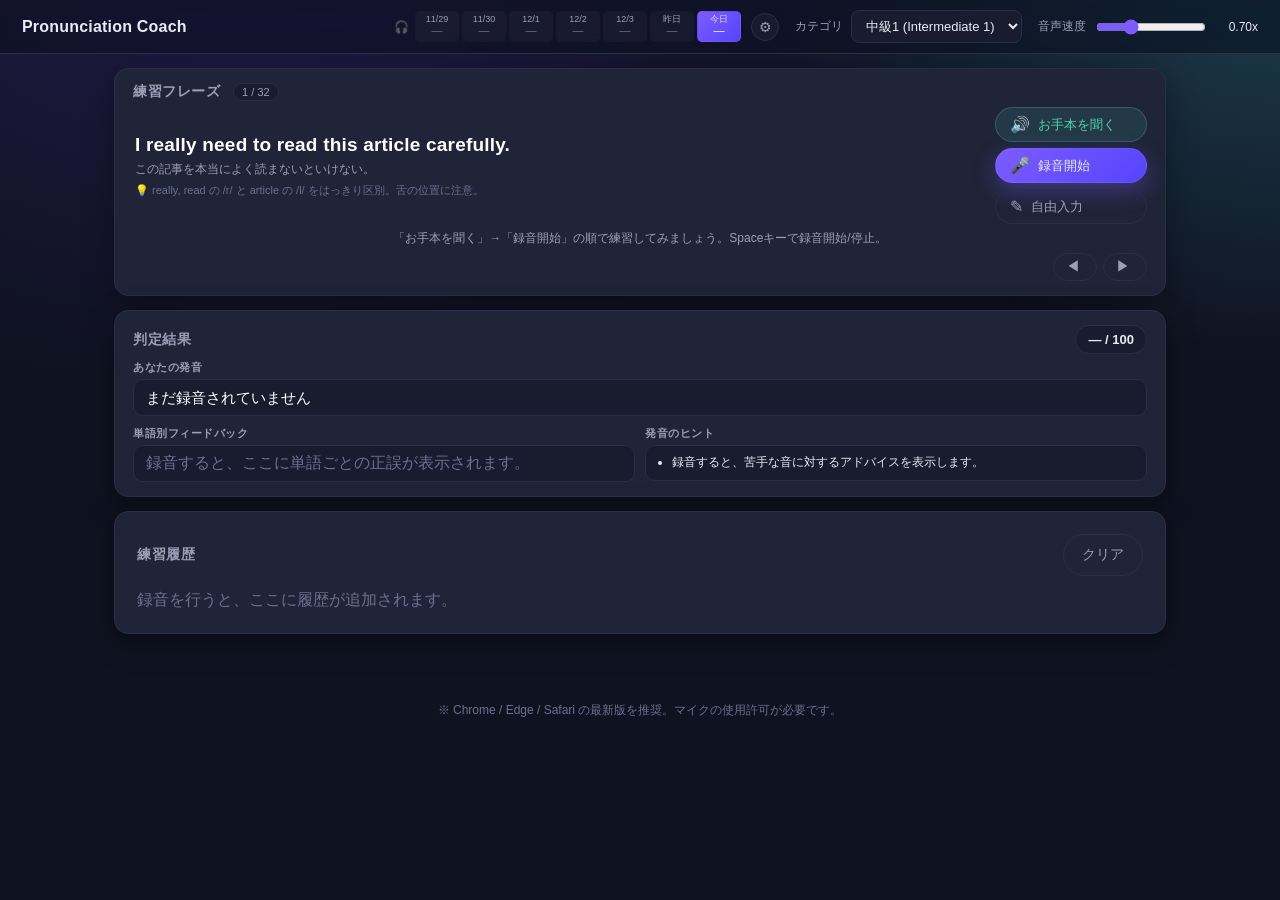
<file: index.html>
<!DOCTYPE html>
<html lang="ja">
<head>
<meta charset="UTF-8" />
<meta name="viewport" content="width=device-width, initial-scale=1.0" />
<title>Pronunciation Coach — 英語発音矯正</title>
<link rel="stylesheet" href="styles.css?v=20260521r" />
</head>
<body>
  <header class="topbar">
    <div class="brand">
      <h1>Pronunciation Coach</h1>
    </div>
    <div class="topbar-actions">
      <div class="study-section" aria-label="直近7日間の学習時間 (発音 + シャドーイング)">
        <span class="study-strip-icon" aria-hidden="true">🎧</span>
        <div class="study-strip" id="studyStrip">
          <span class="muted">…</span>
        </div>
        <div class="bucket-settings-mount" id="bucketSettings"></div>
      </div>
      <label class="select-wrap">
        <span>カテゴリ</span>
        <select id="levelSelect">
          <option value="beginner">初級 (Beginner)</option>
          <option value="intermediate" selected>中級1 (Intermediate 1)</option>
          <option value="intermediate2">中級2 (Intermediate 2)</option>
          <option value="advanced">上級 (Advanced)</option>
          <option value="minimal-pairs">ミニマルペア</option>
          <option value="business">ビジネス英語</option>
          <option value="travel">旅行・接客</option>
          <option value="tongue-twisters">早口言葉</option>
        </select>
      </label>
      <label class="select-wrap">
        <span>音声速度</span>
        <input type="range" id="rateSlider" min="0.5" max="1.2" step="0.05" value="0.7" />
        <span class="rate-value" id="rateValue">0.70x</span>
      </label>
    </div>
  </header>

  <main class="container">
    <!-- Banner (Safari + file:// guidance, etc.) -->
    <div class="banner hidden" id="banner">
      <div class="banner-icon">⚠️</div>
      <div class="banner-body">
        <strong id="bannerTitle">お知らせ</strong>
        <p id="bannerText"></p>
        <div class="banner-actions hidden" id="bannerActions">
          <button class="btn btn-primary btn-sm" id="enableWhisperBtn">
            <span class="btn-icon">⬇</span><span>音声認識を有効化 (約40MB)</span>
          </button>
          <span class="banner-progress hidden" id="whisperProgress">
            <span class="bar"><span class="fill" id="whisperFill"></span></span>
            <span class="pct" id="whisperPct">0%</span>
          </span>
        </div>
      </div>
      <button class="banner-close" id="bannerClose" aria-label="閉じる">✕</button>
    </div>

    <!-- Practice Panel -->
    <section class="card target-card">
      <div class="card-head">
        <h2>練習フレーズ <span class="phrase-index" id="phraseIndex"></span></h2>
      </div>

      <div class="target-body">
        <div class="target-display">
          <p class="target-sentence" id="targetSentence">Loading...</p>
          <p class="target-translation" id="targetTranslation"></p>
          <p class="target-hint" id="targetHint"></p>
        </div>

        <div class="controls">
          <button class="btn btn-secondary" id="listenBtn">
            <span class="btn-icon">🔊</span>
            <span>お手本を聞く</span>
          </button>
          <button class="btn btn-primary" id="recordBtn">
            <span class="btn-icon" id="recordIcon">🎤</span>
            <span id="recordLabel">録音開始</span>
          </button>
          <button class="btn btn-ghost" id="customBtn">
            <span class="btn-icon">✎</span>
            <span>自由入力</span>
          </button>
        </div>
      </div>

      <div class="status-bar" id="statusBar">
        マイクをオンにして、お手本通りに発音してみましょう。
      </div>

      <div class="target-nav">
        <button class="btn btn-ghost btn-nav" id="prevBtn" title="前のフレーズ">◀</button>
        <button class="btn btn-ghost btn-nav" id="nextBtn" title="次のフレーズ">▶</button>
      </div>
    </section>

    <!-- Feedback Panel -->
    <section class="card result-card" id="resultCard">
      <div class="card-head">
        <h2>判定結果</h2>
        <div class="score-pill" id="scorePill">— / 100</div>
      </div>

      <div class="result-grid">
        <div class="result-block">
          <h3>あなたの発音</h3>
          <p class="heard-text" id="heardText">まだ録音されていません</p>
          <div class="playback-row hidden" id="playbackRow">
            <button class="btn btn-secondary btn-sm" id="playMyVoiceBtn">
              <span class="btn-icon">▶</span><span>自分の声を聞く</span>
            </button>
            <button class="btn btn-ghost btn-sm" id="playModelBtn">
              <span class="btn-icon">🔊</span><span>お手本と比較</span>
            </button>
          </div>
        </div>

        <div class="result-block">
          <h3>単語別フィードバック</h3>
          <div class="word-diff" id="wordDiff">
            <span class="muted">録音すると、ここに単語ごとの正誤が表示されます。</span>
          </div>
        </div>

        <div class="result-block">
          <h3>発音のヒント</h3>
          <ul class="tips-list" id="tipsList">
            <li class="muted">録音すると、苦手な音に対するアドバイスを表示します。</li>
          </ul>
        </div>
      </div>
    </section>

    <!-- Detailed Analysis -->
    <section class="card analysis-card hidden" id="analysisCard">
      <div class="card-head">
        <h2>詳細分析</h2>
        <div class="analysis-meta" id="analysisMeta"></div>
      </div>

      <div class="analysis-grid">
        <div class="analysis-block phoneme-block">
          <h3>音素レベル評価 (GOP)</h3>
          <div class="phoneme-strip" id="phonemeStrip">
            <span class="muted">録音後、ここに音素ごとの正確さが表示されます。</span>
          </div>
          <p class="phoneme-legend">
            <span class="dot good"></span>正確
            <span class="dot ok"></span>近い
            <span class="dot bad"></span>誤り
            <span class="dot miss"></span>脱落
            <span class="dot extra"></span>余分
          </p>
        </div>

        <div class="analysis-block">
          <h3>ピッチ (抑揚) <span class="block-sub" id="pitchSub"></span></h3>
          <canvas class="contour" id="pitchCanvas" width="560" height="100"></canvas>
          <p class="contour-legend">
            <span class="lg-line you-p"></span>あなた
            <span class="lg-line ref-p"></span>お手本 (理想形)
          </p>
        </div>

        <div class="analysis-block">
          <h3>エネルギー (強弱) <span class="block-sub" id="energySub"></span></h3>
          <canvas class="contour" id="energyCanvas" width="560" height="80"></canvas>
          <p class="contour-legend">
            <span class="lg-line you-e"></span>あなた
            <span class="lg-line ref-e"></span>お手本 (理想形)
          </p>
        </div>

        <div class="analysis-block tips-block">
          <h3>音素レベルのヒント</h3>
          <ul class="tips-list" id="phonemeTipsList">
            <li class="muted">録音すると、音素ごとの矯正アドバイスを表示します。</li>
          </ul>
        </div>
      </div>
    </section>

    <!-- History -->
    <section class="card history-card">
      <div class="card-head">
        <h2>練習履歴</h2>
        <button class="btn btn-ghost" id="clearHistoryBtn">クリア</button>
      </div>
      <ul class="history-list" id="historyList">
        <li class="muted">録音を行うと、ここに履歴が追加されます。</li>
      </ul>
    </section>
  </main>

  <!-- Custom phrase modal -->
  <div class="modal-backdrop hidden" id="customModal">
    <div class="modal">
      <h2>自由入力</h2>
      <p>練習したい英文を入力してください。</p>
      <textarea id="customInput" rows="3" placeholder="e.g. I would like a cup of coffee, please."></textarea>
      <input id="customTranslation" type="text" placeholder="日本語訳 (任意)" />
      <div class="modal-actions">
        <button class="btn btn-ghost" id="customCancel">キャンセル</button>
        <button class="btn btn-primary" id="customApply">この文で練習</button>
      </div>
    </div>
  </div>

  <footer class="footer">
    <p>※ Chrome / Edge / Safari の最新版を推奨。マイクの使用許可が必要です。</p>
  </footer>

  <script src="bucket-id.js?v=20260521r"></script>
  <script src="cloud-sync-client.js?v=20260521r"></script>
  <script src="bucket-settings.js?v=20260521r"></script>
  <script src="phonemes.js?v=20260521r"></script>
  <script src="audio-features.js?v=20260521r"></script>
  <script src="reference-contour.js?v=20260521r"></script>
  <script src="phrases.js?v=20260521r"></script>
  <script src="app.js?v=20260521r"></script>
</body>
</html>
</file>
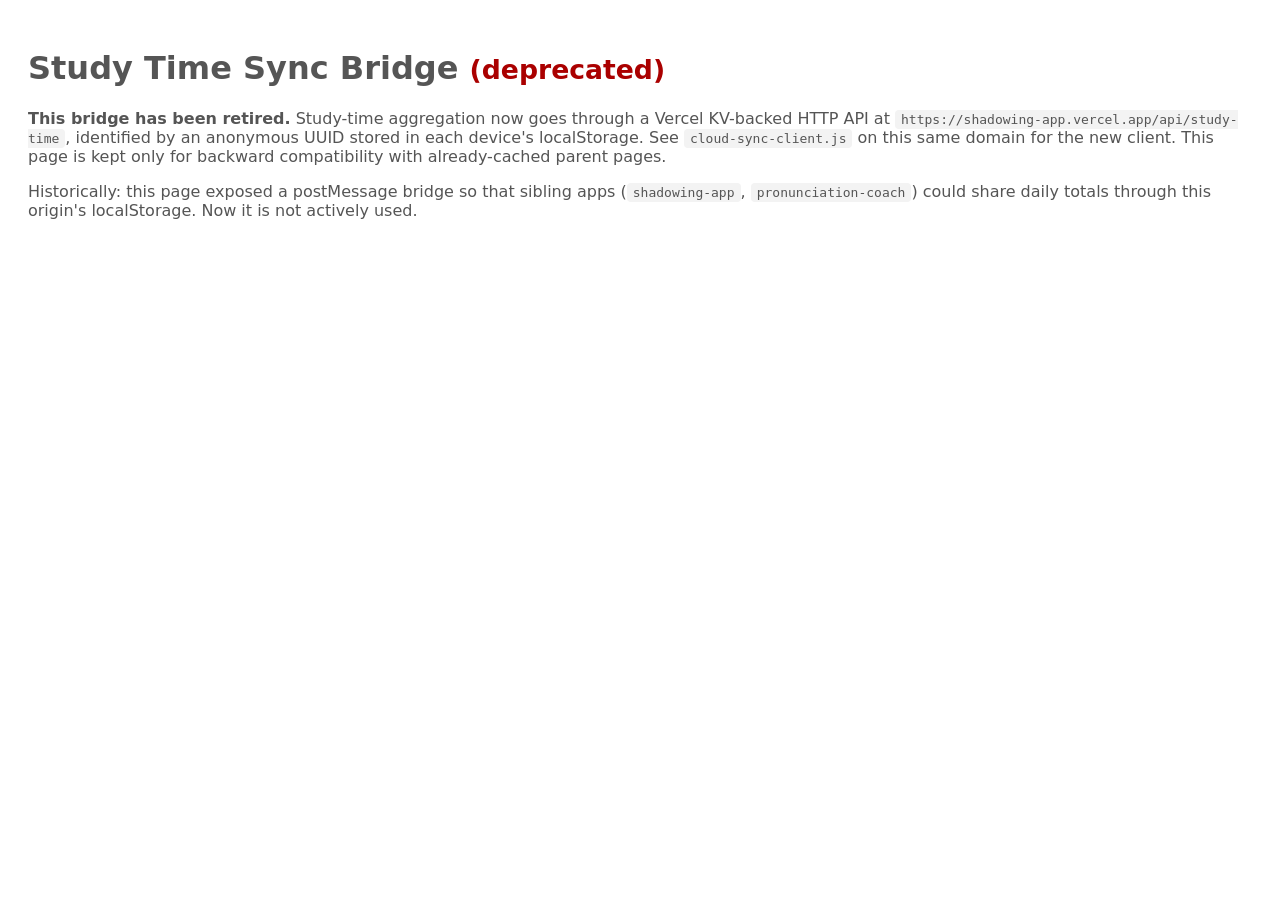
<file: sync.html>
<!DOCTYPE html>
<html lang="en">
<head>
<meta charset="UTF-8" />
<meta name="robots" content="noindex" />
<title>Study Time Sync Bridge</title>
<style>
  body { font-family: system-ui, sans-serif; padding: 20px; color: #555; }
  code { background: #f3f3f3; padding: 2px 6px; border-radius: 4px; }
</style>
</head>
<body>
<h1>Study Time Sync Bridge <small style="color:#a00">(deprecated)</small></h1>
<p><strong>This bridge has been retired.</strong> Study-time aggregation now
goes through a Vercel KV-backed HTTP API at
<code>https://shadowing-app.vercel.app/api/study-time</code>, identified by
an anonymous UUID stored in each device's localStorage. See
<code>cloud-sync-client.js</code> on this same domain for the new client.
This page is kept only for backward compatibility with already-cached
parent pages.</p>
<p>Historically: this page exposed a postMessage bridge so that sibling
apps (<code>shadowing-app</code>, <code>pronunciation-coach</code>) could
share daily totals through this origin's localStorage. Now it is
not actively used.</p>

<script>
(() => {
  "use strict";

  const PRON_PREFIX = "pronunciation-time-";
  const SHAD_PREFIX = "shadowing-time-";

  // 許可するオリジン (Postリクエストはここからのみ受け付ける)
  const ORIGIN_ALLOW = [
    /^https:\/\/fumiakim\.github\.io$/,
    /^https?:\/\/localhost(:\d+)?$/,
    /^https?:\/\/127\.0\.0\.1(:\d+)?$/,
    /^https:\/\/[a-z0-9-]+\.vercel\.app$/,
  ];

  function originAllowed(origin) {
    if (!origin) return false;
    return ORIGIN_ALLOW.some((re) => re.test(origin));
  }

  function pad2(n) { return n < 10 ? "0" + n : "" + n; }
  function dayKeyFromString(prefix, dateStr) {
    return prefix + dateStr;
  }
  function dayKey(prefix, d) {
    d = d || new Date();
    return prefix + d.getFullYear() + "-" + pad2(d.getMonth() + 1) + "-" + pad2(d.getDate());
  }
  function todayStr() {
    const d = new Date();
    return d.getFullYear() + "-" + pad2(d.getMonth() + 1) + "-" + pad2(d.getDate());
  }
  function getSeconds(prefix, dateStr) {
    try {
      const v = localStorage.getItem(prefix + dateStr);
      return v ? (parseInt(v, 10) || 0) : 0;
    } catch (_) { return 0; }
  }
  function setSeconds(prefix, dateStr, value) {
    try {
      localStorage.setItem(prefix + dateStr, String(Math.max(0, Math.round(value))));
    } catch (_) {}
  }

  function handle(msg) {
    const { cmd } = msg || {};
    if (cmd === "ping") {
      return { ok: true, role: "study-sync", version: 1 };
    }
    if (cmd === "add") {
      const app = msg.app === "shadowing" ? "shadowing" : "pronunciation";
      const seconds = Number(msg.seconds);
      if (!isFinite(seconds) || seconds <= 0) return { ok: false, error: "invalid_seconds" };
      const prefix = app === "shadowing" ? SHAD_PREFIX : PRON_PREFIX;
      const date = msg.date || todayStr();
      const cur = getSeconds(prefix, date);
      const next = cur + Math.round(seconds);
      setSeconds(prefix, date, next);
      return { ok: true, app, date, seconds: next };
    }
    if (cmd === "getDay") {
      const date = msg.date || todayStr();
      return {
        ok: true,
        date,
        pron: getSeconds(PRON_PREFIX, date),
        shad: getSeconds(SHAD_PREFIX, date),
      };
    }
    if (cmd === "getRange") {
      const days = Math.max(1, Math.min(366, Number(msg.days) || 7));
      const out = [];
      const today = new Date();
      for (let i = days - 1; i >= 0; i--) {
        const d = new Date(today.getFullYear(), today.getMonth(), today.getDate() - i);
        const ds = d.getFullYear() + "-" + pad2(d.getMonth() + 1) + "-" + pad2(d.getDate());
        out.push({
          date: ds,
          pron: getSeconds(PRON_PREFIX, ds),
          shad: getSeconds(SHAD_PREFIX, ds),
        });
      }
      return { ok: true, days: out };
    }
    return { ok: false, error: "unknown_cmd" };
  }

  window.addEventListener("message", (event) => {
    if (!originAllowed(event.origin)) return;
    const data = event.data;
    if (!data || typeof data !== "object" || data.target !== "study-sync") return;
    const id = data.id;
    let response;
    try {
      response = handle(data);
    } catch (e) {
      response = { ok: false, error: (e && e.message) || "exception" };
    }
    response.id = id;
    response.target = "study-sync-reply";
    event.source.postMessage(response, event.origin);
  });

  // 親オリジンに「準備完了」を通知
  if (window.parent && window.parent !== window) {
    try {
      window.parent.postMessage({ target: "study-sync-reply", ready: true, version: 1 }, "*");
    } catch (_) {}
  }
})();
</script>
</body>
</html>
</file>
<file: styles.css>
:root {
  --bg: #0f1220;
  --bg-elev: #181c2e;
  --card: #1f2438;
  --card-hover: #262c44;
  --border: #2a2f48;
  --text: #e8ebf5;
  --text-dim: #9ba0b8;
  --muted: #6b7090;
  --accent: #7c5cff;
  --accent-2: #4cd4b0;
  --warn: #ffb84d;
  --error: #ff6b8a;
  --good: #4cd4b0;
  --shadow: 0 8px 30px rgba(0, 0, 0, 0.35);
  --radius: 14px;
}

* { box-sizing: border-box; }

html, body {
  margin: 0;
  padding: 0;
  font-family: "Inter", "Hiragino Sans", "Helvetica Neue", Arial, "Yu Gothic", sans-serif;
  background: radial-gradient(1200px 800px at 20% -10%, #221a4a 0%, transparent 60%),
              radial-gradient(900px 600px at 100% 0%, #1b3a4a 0%, transparent 60%),
              var(--bg);
  color: var(--text);
  min-height: 100vh;
  -webkit-font-smoothing: antialiased;
}

button { font-family: inherit; }

.topbar {
  display: flex;
  align-items: center;
  justify-content: space-between;
  padding: 10px 22px;
  border-bottom: 1px solid var(--border);
  background: rgba(15, 18, 32, 0.65);
  backdrop-filter: saturate(140%) blur(10px);
  position: sticky;
  top: 0;
  z-index: 50;
  gap: 18px;
  flex-wrap: wrap;
}

.brand { display: flex; align-items: center; }

.brand h1 {
  margin: 0;
  font-size: 16px;
  letter-spacing: 0.2px;
  font-weight: 600;
}

.topbar-actions {
  display: flex;
  align-items: center;
  gap: 16px;
  flex-wrap: wrap;
}

.select-wrap {
  display: flex;
  align-items: center;
  gap: 8px;
  font-size: 12px;
  color: var(--text-dim);
}

.select-wrap select,
.select-wrap input[type="range"] {
  background: var(--bg-elev);
  color: var(--text);
  border: 1px solid var(--border);
  padding: 7px 10px;
  border-radius: 8px;
  font-size: 13px;
}

.select-wrap input[type="range"] {
  padding: 0;
  width: 110px;
  accent-color: var(--accent);
}

.rate-value {
  font-variant-numeric: tabular-nums;
  color: var(--text);
  min-width: 42px;
  text-align: right;
}

.container {
  max-width: 1100px;
  margin: 0 auto;
  padding: 14px 24px 40px;
  display: grid;
  gap: 14px;
  grid-template-columns: 1fr;
}

.card {
  background: var(--card);
  border: 1px solid var(--border);
  border-radius: var(--radius);
  padding: 22px;
  box-shadow: var(--shadow);
}

.target-card { padding: 14px 18px; }
.target-card .card-head { margin-bottom: 6px; }

.target-nav {
  display: flex;
  justify-content: flex-end;
  gap: 6px;
  margin-top: 6px;
}
.target-nav .btn-nav {
  padding: 4px 12px;
  font-size: 14px;
  min-width: 44px;
}

.phrase-index {
  font-size: 11px;
  color: var(--text-dim);
  font-variant-numeric: tabular-nums;
  font-weight: 500;
  letter-spacing: 0;
  text-transform: none;
  margin-left: 8px;
  padding: 2px 8px;
  background: var(--bg-elev);
  border: 1px solid var(--border);
  border-radius: 999px;
}

.card-head {
  display: flex;
  align-items: center;
  justify-content: space-between;
  margin-bottom: 14px;
}

.card-head h2 {
  margin: 0;
  font-size: 14px;
  font-weight: 600;
  color: var(--text-dim);
  letter-spacing: 0.6px;
  text-transform: uppercase;
}

.card-head-actions {
  display: flex;
  gap: 6px;
}

/* Target card — 2-column (text left / controls right) */
.target-body {
  display: grid;
  grid-template-columns: 1fr auto;
  gap: 18px;
  align-items: center;
}

.target-display {
  padding: 2px 2px;
  text-align: left;
  border-radius: 10px;
  min-width: 0;
}

.target-sentence {
  font-size: 19px;
  font-weight: 600;
  line-height: 1.3;
  margin: 0;
  color: #fff;
  letter-spacing: 0.2px;
}

.target-translation {
  margin: 3px 0 0;
  color: var(--text-dim);
  font-size: 12px;
}

.target-hint {
  margin: 5px 0 0;
  font-size: 11px;
  color: var(--muted);
  line-height: 1.4;
}

.controls {
  display: flex;
  flex-direction: column;
  gap: 6px;
  min-width: 152px;
}

.controls .btn {
  padding: 7px 14px;
  font-size: 13px;
  justify-content: flex-start;
  width: 100%;
}

/* Narrow viewport: collapse to single column */
@media (max-width: 600px) {
  .target-body {
    grid-template-columns: 1fr;
  }
  .target-display { text-align: center; }
  .controls { min-width: 0; }
  .controls .btn { justify-content: center; }
}

.btn {
  display: inline-flex;
  align-items: center;
  gap: 8px;
  padding: 11px 18px;
  border-radius: 999px;
  border: 1px solid transparent;
  background: var(--card);
  color: var(--text);
  font-size: 14px;
  cursor: pointer;
  transition: transform 0.06s ease, background 0.15s ease, border-color 0.15s ease;
}

.btn:hover { background: var(--card-hover); }
.btn:active { transform: translateY(1px); }

.btn-icon { font-size: 16px; }

.btn-primary {
  background: linear-gradient(135deg, #7c5cff, #5544ff);
  border-color: rgba(255,255,255,0.06);
  box-shadow: 0 8px 22px rgba(124, 92, 255, 0.35);
}
.btn-primary:hover { filter: brightness(1.08); background: linear-gradient(135deg, #8c6cff, #6554ff); }

.btn-primary.is-recording {
  background: linear-gradient(135deg, #ff6b8a, #ff4d6d);
  box-shadow: 0 8px 22px rgba(255, 77, 109, 0.45);
  animation: pulse 1.4s infinite;
}

@keyframes pulse {
  0% { box-shadow: 0 0 0 0 rgba(255, 77, 109, 0.45); }
  70% { box-shadow: 0 0 0 14px rgba(255, 77, 109, 0); }
  100% { box-shadow: 0 0 0 0 rgba(255, 77, 109, 0); }
}

.btn-secondary {
  background: rgba(76, 212, 176, 0.12);
  color: var(--accent-2);
  border-color: rgba(76, 212, 176, 0.25);
}
.btn-secondary:hover { background: rgba(76, 212, 176, 0.2); }

.btn-ghost {
  background: transparent;
  border-color: var(--border);
  color: var(--text-dim);
}
.btn-ghost:hover { background: var(--card-hover); color: var(--text); }

.status-bar {
  margin-top: 6px;
  text-align: center;
  font-size: 12px;
  color: var(--text-dim);
  min-height: 1.4em;
}

.status-bar.error { color: var(--error); }
.status-bar.success { color: var(--good); }
.status-bar.recording { color: var(--warn); }

/* Result card — compact */
.result-card { padding: 14px 18px; }
.result-card .card-head { margin-bottom: 6px; }

.result-grid {
  display: grid;
  gap: 10px;
  grid-template-columns: 1fr;
}

@media (min-width: 820px) {
  .result-grid { grid-template-columns: 1fr 1fr; }
  .result-grid .result-block:nth-child(1) { grid-column: 1 / -1; }
}

.result-block h3 {
  margin: 0 0 4px;
  font-size: 11px;
  color: var(--text-dim);
  text-transform: uppercase;
  letter-spacing: 0.5px;
  font-weight: 600;
}

.heard-text {
  margin: 0;
  font-size: 15px;
  line-height: 1.4;
  color: #fff;
  padding: 7px 12px;
  background: var(--bg-elev);
  border: 1px solid var(--border);
  border-radius: 10px;
  min-height: 36px;
}

.word-diff {
  display: flex;
  flex-wrap: wrap;
  gap: 4px 6px;
  padding: 7px 12px;
  background: var(--bg-elev);
  border: 1px solid var(--border);
  border-radius: 10px;
  min-height: 36px;
  align-content: flex-start;
}

.word {
  padding: 3px 8px;
  border-radius: 6px;
  font-size: 13px;
  font-weight: 500;
  border: 1px solid transparent;
}
.word.correct {
  color: var(--good);
  background: rgba(76, 212, 176, 0.12);
  border-color: rgba(76, 212, 176, 0.3);
}
.word.partial {
  color: var(--warn);
  background: rgba(255, 184, 77, 0.12);
  border-color: rgba(255, 184, 77, 0.3);
}
.word.wrong {
  color: var(--error);
  background: rgba(255, 107, 138, 0.12);
  border-color: rgba(255, 107, 138, 0.3);
  text-decoration: line-through;
}
.word.missing {
  color: var(--text-dim);
  background: rgba(155, 160, 184, 0.08);
  border-style: dashed;
  border-color: rgba(155, 160, 184, 0.25);
}
.word.extra {
  color: var(--text-dim);
  background: transparent;
  border-style: dotted;
  border-color: rgba(155, 160, 184, 0.4);
  font-style: italic;
}

.tips-list {
  margin: 0;
  padding: 7px 12px 7px 26px;
  background: var(--bg-elev);
  border: 1px solid var(--border);
  border-radius: 10px;
  min-height: 36px;
}
.tips-list li {
  font-size: 12px;
  line-height: 1.5;
  color: var(--text);
}
.tips-list li + li { margin-top: 5px; }
.muted { color: var(--muted); }

.score-pill {
  font-size: 13px;
  font-weight: 600;
  color: var(--text);
  background: var(--bg-elev);
  border: 1px solid var(--border);
  padding: 6px 12px;
  border-radius: 999px;
  font-variant-numeric: tabular-nums;
}

.score-pill.good { color: var(--good); border-color: rgba(76, 212, 176, 0.4); }
.score-pill.ok   { color: var(--warn); border-color: rgba(255, 184, 77, 0.4); }
.score-pill.bad  { color: var(--error); border-color: rgba(255, 107, 138, 0.4); }

/* History */
.history-list {
  list-style: none;
  margin: 0;
  padding: 0;
  display: grid;
  gap: 8px;
}
.history-item {
  display: grid;
  grid-template-columns: auto 1fr auto;
  gap: 12px;
  align-items: center;
  padding: 10px 14px;
  background: var(--bg-elev);
  border: 1px solid var(--border);
  border-radius: 10px;
  font-size: 13px;
}
.history-item .h-score {
  font-weight: 700;
  font-variant-numeric: tabular-nums;
  min-width: 42px;
  text-align: center;
}
.history-item .h-target {
  color: var(--text);
}
.history-item .h-heard {
  color: var(--text-dim);
  font-size: 12px;
}
.history-item .h-replay {
  background: transparent;
  color: var(--text-dim);
  border: 1px solid var(--border);
  border-radius: 6px;
  padding: 4px 9px;
  cursor: pointer;
  font-size: 12px;
}
.history-item .h-replay:hover { background: var(--card-hover); color: var(--text); }

/* Modal */
.modal-backdrop {
  position: fixed;
  inset: 0;
  background: rgba(8, 10, 20, 0.6);
  backdrop-filter: blur(4px);
  display: grid;
  place-items: center;
  z-index: 100;
}
.modal-backdrop.hidden { display: none; }
.modal {
  background: var(--card);
  border: 1px solid var(--border);
  padding: 24px;
  border-radius: var(--radius);
  width: min(560px, calc(100vw - 32px));
  box-shadow: var(--shadow);
}
.modal h2 { margin: 0 0 6px; font-size: 16px; }
.modal p { margin: 0 0 14px; color: var(--text-dim); font-size: 13px; }
.modal textarea,
.modal input[type="text"] {
  width: 100%;
  background: var(--bg-elev);
  color: var(--text);
  border: 1px solid var(--border);
  border-radius: 8px;
  padding: 10px 12px;
  font-size: 14px;
  font-family: inherit;
  resize: vertical;
}
.modal input[type="text"] { margin-top: 10px; }
.modal-actions {
  margin-top: 16px;
  display: flex;
  justify-content: flex-end;
  gap: 10px;
}

/* Detailed Analysis */
.analysis-card.hidden { display: none; }
.analysis-meta {
  font-size: 12px;
  color: var(--text-dim);
  display: flex;
  flex-wrap: wrap;
  gap: 12px;
  align-items: center;
}
.analysis-meta .pill {
  background: var(--bg-elev);
  border: 1px solid var(--border);
  padding: 3px 10px;
  border-radius: 999px;
  font-variant-numeric: tabular-nums;
}

.analysis-grid {
  display: grid;
  gap: 18px;
  grid-template-columns: 1fr;
}
@media (min-width: 820px) {
  .analysis-grid { grid-template-columns: 1fr 1fr; }
  .analysis-grid .phoneme-block,
  .analysis-grid .tips-block { grid-column: 1 / -1; }
}
.analysis-block h3 {
  margin: 0 0 8px;
  font-size: 12px;
  color: var(--text-dim);
  text-transform: uppercase;
  letter-spacing: 0.5px;
  font-weight: 600;
}
.block-sub {
  font-size: 10px;
  font-weight: 400;
  color: var(--muted);
  text-transform: none;
  letter-spacing: 0;
  margin-left: 6px;
}

.phoneme-strip {
  background: var(--bg-elev);
  border: 1px solid var(--border);
  border-radius: 10px;
  padding: 10px 12px;
  display: flex;
  flex-direction: column;
  gap: 8px;
  min-height: 72px;
}
.phoneme-word {
  display: flex;
  align-items: flex-end;
  gap: 3px;
  flex-wrap: wrap;
}
.phoneme-word-label {
  font-size: 11px;
  color: var(--text-dim);
  min-width: 92px;
  padding-bottom: 2px;
}
.phoneme {
  display: inline-flex;
  flex-direction: column;
  align-items: center;
  gap: 2px;
  min-width: 22px;
  position: relative;
}
.phoneme .ph-sym {
  font-size: 14px;
  font-family: ui-monospace, Menlo, monospace;
  padding: 2px 4px;
  border-radius: 4px;
}
.phoneme .ph-bar {
  width: 100%;
  height: 4px;
  border-radius: 2px;
  background: rgba(255,255,255,0.06);
  overflow: hidden;
}
.phoneme .ph-fill { height: 100%; background: var(--good); }
.phoneme.good .ph-sym { color: var(--good); background: rgba(76,212,176,0.10); }
.phoneme.good .ph-fill { background: var(--good); }
.phoneme.ok .ph-sym { color: var(--warn); background: rgba(255,184,77,0.10); }
.phoneme.ok .ph-fill { background: var(--warn); }
.phoneme.bad .ph-sym { color: var(--error); background: rgba(255,107,138,0.10); }
.phoneme.bad .ph-fill { background: var(--error); }
.phoneme.miss .ph-sym { color: var(--text-dim); background: rgba(155,160,184,0.06); border: 1px dashed rgba(155,160,184,0.35); }
.phoneme.extra .ph-sym { color: var(--muted); background: transparent; border: 1px dotted rgba(155,160,184,0.4); font-style: italic; }
.phoneme .ph-hyp {
  font-size: 9px;
  color: var(--text-dim);
  font-family: ui-monospace, Menlo, monospace;
  margin-top: -1px;
}

.phoneme-legend {
  margin: 6px 0 0;
  font-size: 11px;
  color: var(--text-dim);
  display: flex;
  flex-wrap: wrap;
  gap: 12px;
}
.phoneme-legend .dot {
  display: inline-block;
  width: 8px;
  height: 8px;
  border-radius: 4px;
  margin-right: 4px;
  vertical-align: middle;
}
.phoneme-legend .dot.good { background: var(--good); }
.phoneme-legend .dot.ok { background: var(--warn); }
.phoneme-legend .dot.bad { background: var(--error); }
.phoneme-legend .dot.miss { background: transparent; border: 1px dashed rgba(155,160,184,0.5); }
.phoneme-legend .dot.extra { background: transparent; border: 1px dotted rgba(155,160,184,0.6); }

.contour {
  width: 100%;
  height: 100px;
  background: var(--bg-elev);
  border: 1px solid var(--border);
  border-radius: 10px;
  display: block;
}
#energyCanvas.contour { height: 80px; }

.contour-legend {
  margin: 4px 0 0;
  font-size: 11px;
  color: var(--text-dim);
  display: flex;
  flex-wrap: wrap;
  gap: 14px;
  align-items: center;
}
.contour-legend .lg-line {
  display: inline-block;
  width: 22px;
  height: 2px;
  margin-right: 5px;
  vertical-align: middle;
  border-radius: 1px;
}
.contour-legend .you-p { background: #9d80ff; }
.contour-legend .you-e { background: #6ce0bf; }
.contour-legend .ref-p,
.contour-legend .ref-e {
  background: transparent;
  border-top: 2px dashed rgba(255,255,255,0.6);
  height: 0;
}

/* Study Time — shadowing-app の DailyTimer に揃え、topbar に配置 */
.study-section {
  display: inline-flex;
  align-items: center;
  gap: 4px;
  min-width: 0;
  max-width: 100%;
}
.study-strip-icon {
  font-size: 12px;
  color: var(--text-dim);
  margin-right: 2px;
  opacity: 0.85;
}

.study-strip {
  display: flex;
  align-items: stretch;
  gap: 3px;
  flex-wrap: nowrap;
  overflow-x: auto;
  min-width: 0;
  max-width: 70vw;
  padding: 1px 0;
  -webkit-overflow-scrolling: touch;
  scrollbar-width: thin;
}
@media (min-width: 640px) {
  .study-strip { max-width: none; }
}
.study-strip::-webkit-scrollbar { height: 4px; }
.study-strip::-webkit-scrollbar-thumb { background: var(--border); border-radius: 2px; }

.study-day {
  flex-shrink: 0;
  min-width: 44px;
  padding: 3px 6px;
  text-align: center;
  border-radius: 5px;
  background: rgba(255,255,255,0.03);
  border: 1px solid transparent;
  display: flex;
  flex-direction: column;
  justify-content: center;
  gap: 0;
}
.study-day.has-activity {
  background: rgba(255,255,255,0.07);
  border-color: var(--border);
}
.study-day.today {
  background: linear-gradient(135deg, #7c5cff, #5544ff);
  border-color: transparent;
  color: #fff;
}
.study-day-label {
  font-size: 9px;
  line-height: 1;
  color: var(--text-dim);
  font-variant-numeric: tabular-nums;
}
.study-day.today .study-day-label { color: rgba(255,255,255,0.8); }
.study-day.has-activity .study-day-label { color: var(--text-dim); }
.study-day-time {
  font-size: 11px;
  line-height: 1.2;
  font-variant-numeric: tabular-nums;
  font-weight: 500;
  color: var(--muted);
}
.study-day.has-activity .study-day-time { color: var(--text); }
.study-day.today .study-day-time { color: #fff; }

.study-note {
  margin: 6px 0 0;
  font-size: 11px;
  color: var(--muted);
  line-height: 1.5;
}
/* ── Bucket / pairing settings ───────────────────────────────── */
.bucket-settings-mount {
  position: relative;
  display: inline-flex;
  align-items: center;
  margin-left: 6px;
}
.bucket-gear {
  -webkit-appearance: none;
  appearance: none;
  background: rgba(255,255,255,0.04);
  border: 1px solid var(--border);
  color: var(--text-dim);
  width: 28px;
  height: 28px;
  border-radius: 999px;
  display: inline-flex;
  align-items: center;
  justify-content: center;
  font-size: 14px;
  cursor: pointer;
  transition: color 0.15s, border-color 0.15s, background 0.15s;
  font-family: inherit;
  line-height: 1;
}
.bucket-gear:hover {
  color: var(--text);
  border-color: rgba(124, 92, 255, 0.55);
  background: rgba(124, 92, 255, 0.08);
}
.bucket-panel {
  position: absolute;
  right: 0;
  top: calc(100% + 6px);
  width: 300px;
  background: var(--card, #1f2438);
  border: 1px solid var(--border);
  border-radius: 10px;
  box-shadow: 0 8px 24px rgba(0,0,0,0.4);
  padding: 0;
  z-index: 100;
  font-size: 12px;
  color: var(--text);
  text-align: left;
}
.bucket-panel.hidden { display: none; }
.bucket-panel-header {
  padding: 8px 12px;
  font-size: 11px;
  font-weight: 600;
  color: var(--text-dim);
  border-bottom: 1px solid var(--border);
}
.bucket-panel-section {
  padding: 10px 12px;
  border-bottom: 1px solid var(--border);
}
.bucket-panel-section:last-of-type { border-bottom: none; }
.bucket-panel-label {
  font-size: 10px;
  color: var(--muted);
  margin-bottom: 4px;
}
.bucket-row {
  display: flex;
  align-items: center;
  gap: 6px;
}
.bucket-id {
  flex: 1;
  background: rgba(255,255,255,0.04);
  border: 1px solid var(--border);
  padding: 4px 8px;
  border-radius: 6px;
  font-family: ui-monospace, SFMono-Regular, Menlo, monospace;
  font-size: 10px;
  color: var(--text);
  overflow: hidden;
  text-overflow: ellipsis;
  white-space: nowrap;
}
.bucket-input {
  -webkit-appearance: none;
  appearance: none;
  flex: 1;
  background: rgba(255,255,255,0.04);
  border: 1px solid var(--border);
  padding: 4px 8px;
  border-radius: 6px;
  color: var(--text);
  font-family: ui-monospace, SFMono-Regular, Menlo, monospace;
  font-size: 10px;
  min-width: 0;
}
.bucket-input:focus {
  outline: none;
  border-color: rgba(124, 92, 255, 0.65);
}
.bucket-btn {
  -webkit-appearance: none;
  appearance: none;
  background: rgba(255,255,255,0.04);
  border: 1px solid var(--border);
  color: var(--text-dim);
  padding: 4px 10px;
  border-radius: 6px;
  font-size: 10px;
  cursor: pointer;
  white-space: nowrap;
  font-family: inherit;
  line-height: 1.2;
  transition: color 0.15s, border-color 0.15s;
}
.bucket-btn:hover {
  color: var(--text);
  border-color: rgba(124, 92, 255, 0.55);
}
.bucket-btn-primary {
  background: linear-gradient(180deg, #7c5cff, #5544ff);
  border-color: transparent;
  color: #fff;
}
.bucket-btn-primary:hover {
  filter: brightness(1.1);
  color: #fff;
}
.bucket-link {
  -webkit-appearance: none;
  appearance: none;
  background: none;
  border: none;
  color: var(--text-dim);
  font-size: 11px;
  cursor: pointer;
  padding: 0;
  font-family: inherit;
  text-decoration: underline;
}
.bucket-link:hover { color: var(--text); }
.bucket-message {
  padding: 8px 12px;
  font-size: 11px;
  background: rgba(124, 92, 255, 0.08);
  color: var(--text);
  border-top: 1px solid var(--border);
}
.bucket-message.hidden { display: none; }
.study-note code {
  background: rgba(255,255,255,0.07);
  padding: 1px 5px;
  border-radius: 4px;
  font-size: 11px;
}

/* Banner */
.banner {
  display: flex;
  align-items: flex-start;
  gap: 14px;
  padding: 14px 16px;
  background: linear-gradient(135deg, rgba(255, 184, 77, 0.14), rgba(255, 107, 138, 0.10));
  border: 1px solid rgba(255, 184, 77, 0.35);
  color: var(--text);
  border-radius: var(--radius);
}
.banner.hidden { display: none; }
.banner-icon { font-size: 20px; line-height: 1.2; }
.banner-body { flex: 1; }
.banner-body strong { display: block; margin-bottom: 4px; font-size: 14px; }
.banner-body p { margin: 0; font-size: 13px; color: var(--text-dim); line-height: 1.55; }
.banner-body code {
  background: rgba(255,255,255,0.07);
  padding: 1px 6px;
  border-radius: 4px;
  font-size: 12px;
}
.banner-close {
  background: transparent;
  border: none;
  color: var(--text-dim);
  cursor: pointer;
  font-size: 16px;
  padding: 2px 6px;
}
.banner-close:hover { color: var(--text); }

.banner-actions {
  display: flex;
  align-items: center;
  gap: 12px;
  margin-top: 10px;
  flex-wrap: wrap;
}
.banner-actions.hidden { display: none; }

.banner-progress {
  display: inline-flex;
  align-items: center;
  gap: 8px;
  font-size: 12px;
  color: var(--text-dim);
}
.banner-progress.hidden { display: none; }
.banner-progress .bar {
  width: 160px;
  height: 6px;
  background: rgba(255,255,255,0.08);
  border-radius: 999px;
  overflow: hidden;
  display: block;
}
.banner-progress .fill {
  display: block;
  height: 100%;
  width: 0%;
  background: linear-gradient(90deg, #7c5cff, #4cd4b0);
  transition: width 0.2s ease;
}
.banner-progress .pct {
  font-variant-numeric: tabular-nums;
  min-width: 38px;
  text-align: right;
}

/* Playback row */
.playback-row {
  display: flex;
  gap: 6px;
  margin-top: 6px;
  flex-wrap: wrap;
}
.playback-row.hidden { display: none; }
.btn.btn-sm {
  padding: 7px 12px;
  font-size: 13px;
}

.footer {
  text-align: center;
  padding: 16px 24px 32px;
  color: var(--muted);
  font-size: 12px;
}
</file>
